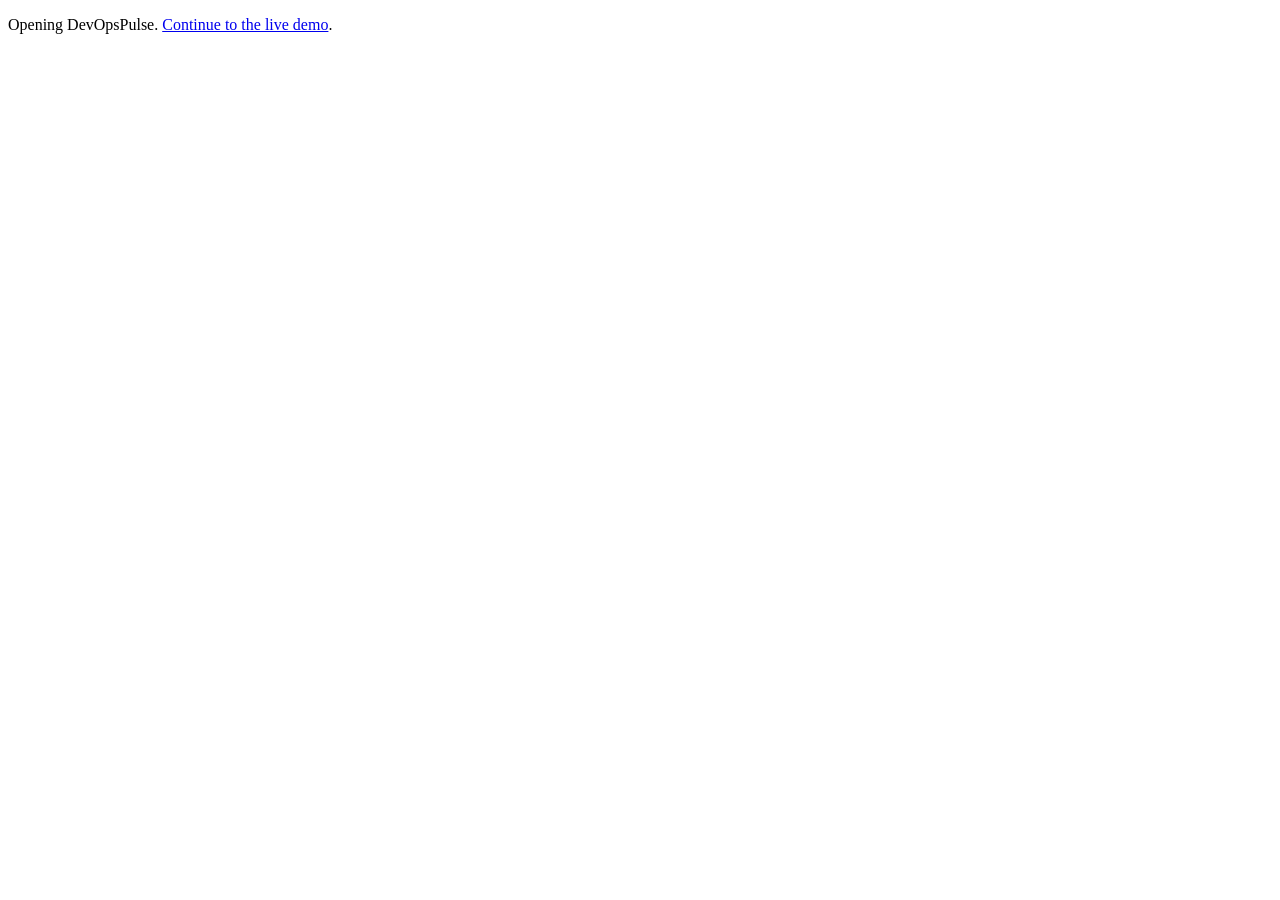
<file: go/devopspulse/index.html>
<!DOCTYPE html>
<html lang="en">
  <head>
    <meta charset="UTF-8" />
    <meta name="viewport" content="width=device-width, initial-scale=1.0" />
    <meta
      name="description"
      content="Open DevOpsPulse, a deployed uptime monitoring platform by Ashish Mishra."
    />
    <meta property="og:title" content="DevOpsPulse Uptime Monitor - Live Demo" />
    <meta
      property="og:description"
      content="Full-stack uptime monitoring with latency tracking, incident detection, alerts, public status pages, and scheduled checks."
    />
    <meta property="og:type" content="website" />
    <meta property="og:url" content="https://aashish-cs.github.io/go/devopspulse/" />
    <meta
      property="og:image"
      content="https://aashish-cs.github.io/assets/devopspulse-dashboard.png"
    />
    <title>DevOpsPulse Uptime Monitor - Live Demo</title>
    <script>
      setTimeout(function () {
        window.location.href = "https://devopspulse.vercel.app/";
      }, 1800);
    </script>
  </head>
  <body>
    <p>
      Opening DevOpsPulse.
      <a href="https://devopspulse.vercel.app/">Continue to the live demo</a>.
    </p>
  </body>
</html>
</file>
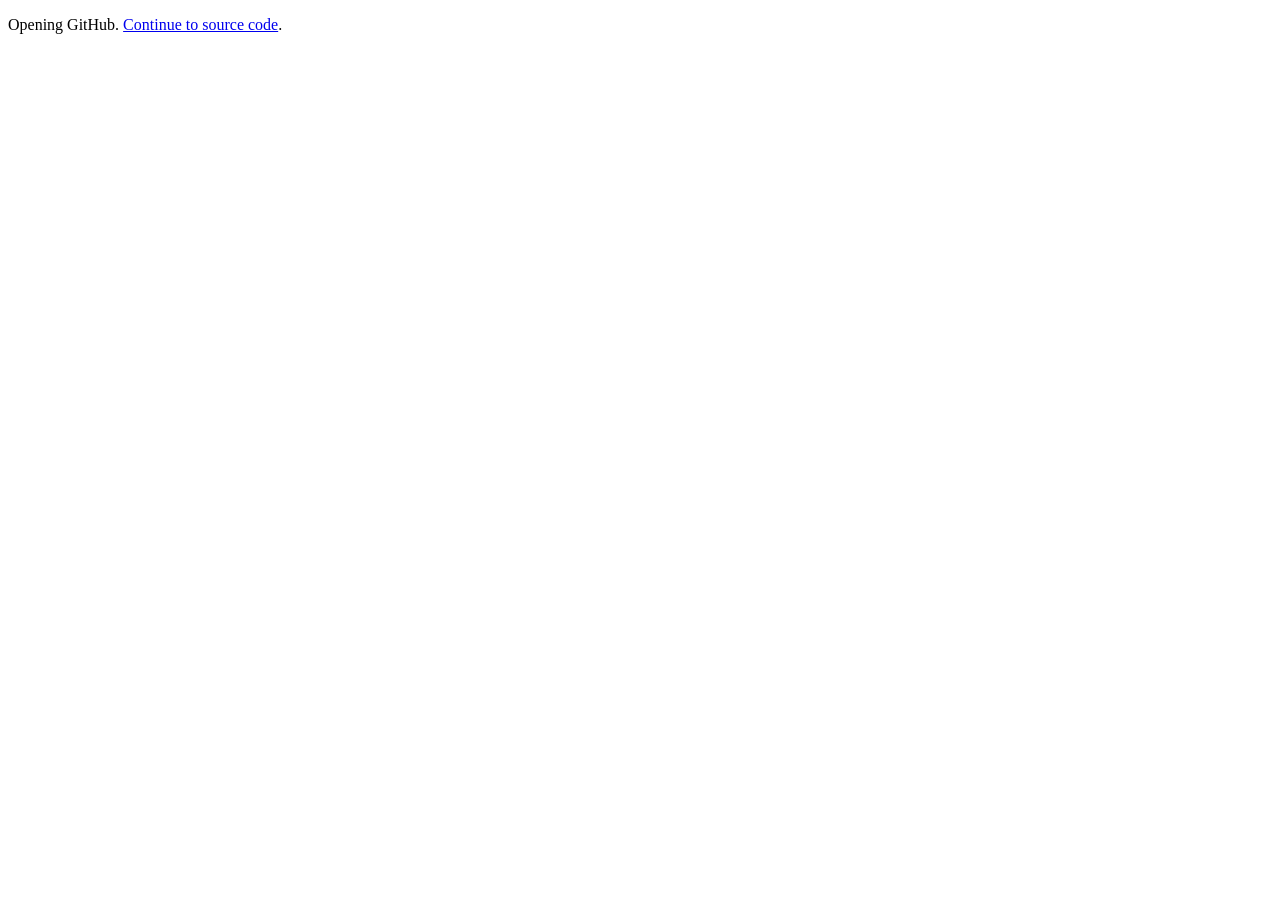
<file: go/github/index.html>
<!DOCTYPE html>
<html lang="en">
  <head>
    <meta charset="UTF-8" />
    <meta name="viewport" content="width=device-width, initial-scale=1.0" />
    <meta
      name="description"
      content="Open Ashish Mishra's GitHub profile and source code."
    />
    <meta property="og:title" content="GitHub - Source Code" />
    <meta
      property="og:description"
      content="Source code for full-stack, AI, DevOps, and software engineering projects using React, Node.js, TypeScript, Python, Java, and cloud tools."
    />
    <meta property="og:type" content="website" />
    <meta property="og:url" content="https://aashish-cs.github.io/go/github/" />
    <meta
      property="og:image"
      content="https://aashish-cs.github.io/assets/portfolio-desktop.png"
    />
    <title>GitHub - Source Code</title>
    <script>
      setTimeout(function () {
        window.location.href = "https://github.com/Aashish-cs";
      }, 1800);
    </script>
  </head>
  <body>
    <p>
      Opening GitHub.
      <a href="https://github.com/Aashish-cs">Continue to source code</a>.
    </p>
  </body>
</html>
</file>
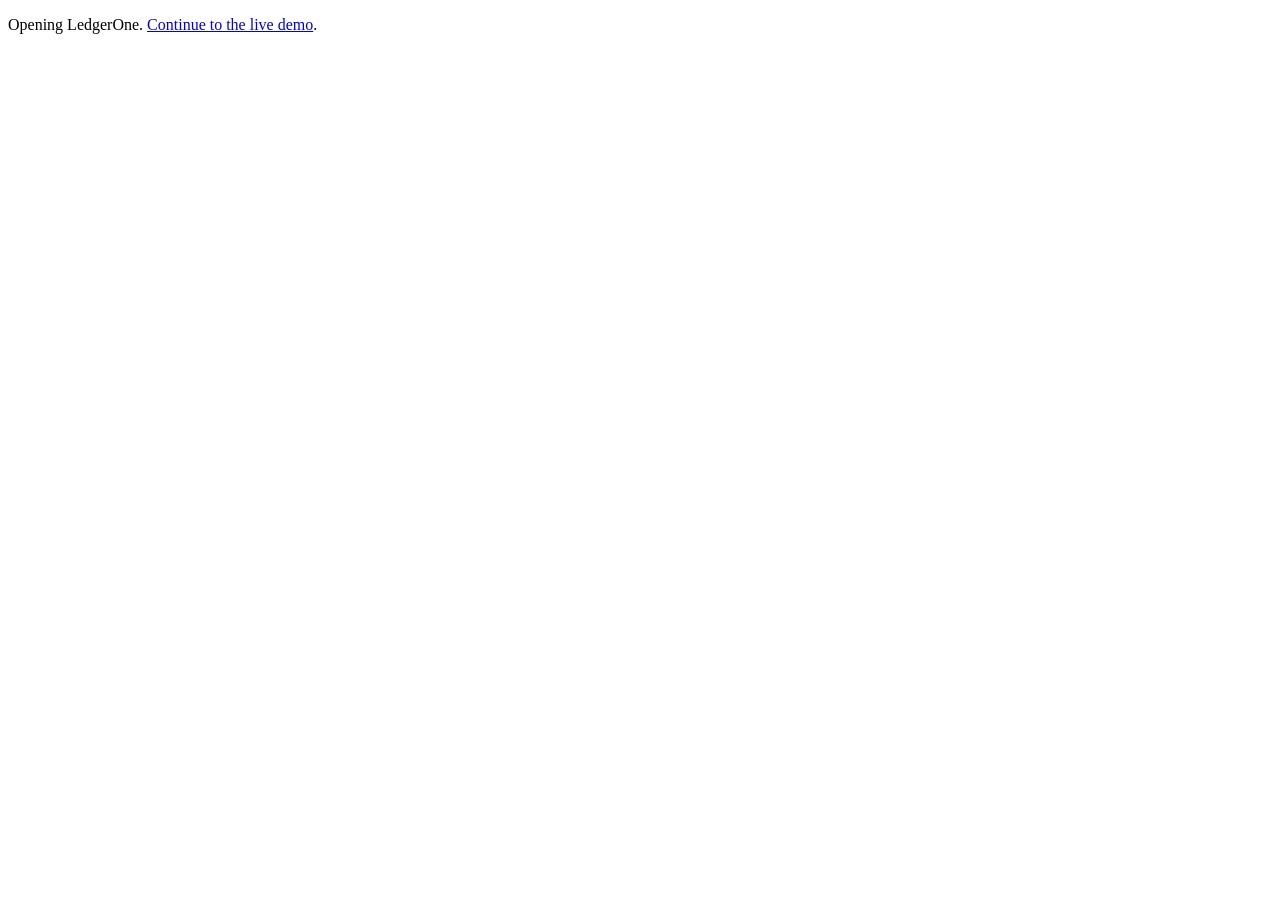
<file: go/ledgerone/index.html>
<!DOCTYPE html>
<html lang="en">
  <head>
    <meta charset="UTF-8" />
    <meta name="viewport" content="width=device-width, initial-scale=1.0" />
    <meta
      name="description"
      content="Open LedgerOne, an enterprise investment portfolio and order management platform by Ashish Mishra."
    />
    <meta property="og:title" content="LedgerOne Investment Platform - Live Demo" />
    <meta
      property="og:description"
      content="Spring Boot, PostgreSQL, and React platform with JWT auth, portfolio analytics, trading workflows, audit logs, and risk scoring."
    />
    <meta property="og:type" content="website" />
    <meta property="og:url" content="https://aashish-cs.github.io/go/ledgerone/" />
    <meta
      property="og:image"
      content="https://aashish-cs.github.io/assets/ledgerone-dashboard.png"
    />
    <title>LedgerOne Investment Platform - Live Demo</title>
    <script>
      setTimeout(function () {
        window.location.href = "https://ledger-one-mocha.vercel.app/";
      }, 1800);
    </script>
  </head>
  <body>
    <p>
      Opening LedgerOne.
      <a href="https://ledger-one-mocha.vercel.app/">Continue to the live demo</a>.
    </p>
  </body>
</html>
</file>
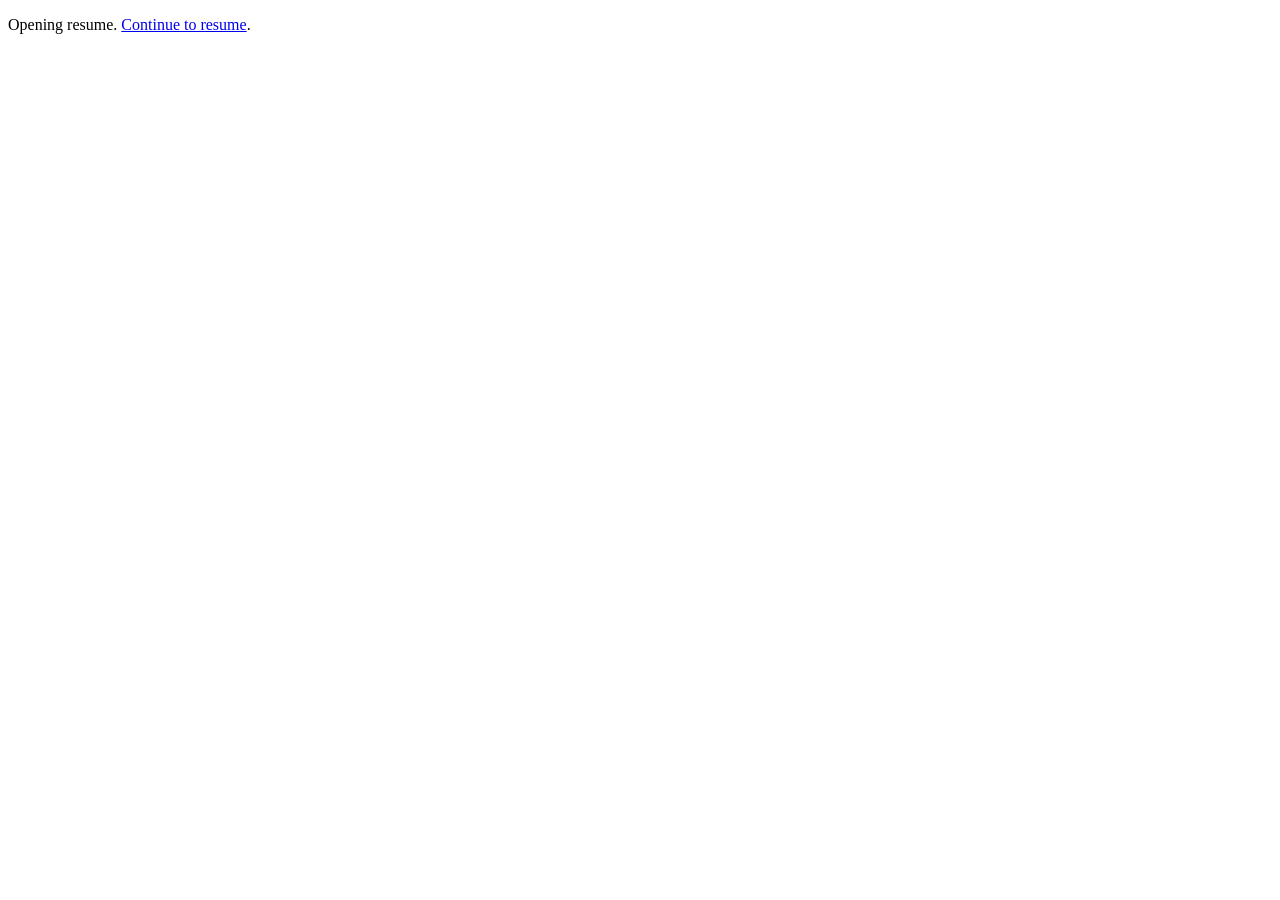
<file: go/resume/index.html>
<!DOCTYPE html>
<html lang="en">
  <head>
    <meta charset="UTF-8" />
    <meta name="viewport" content="width=device-width, initial-scale=1.0" />
    <meta
      name="description"
      content="Open Ashish Mishra's software engineering resume."
    />
    <meta property="og:title" content="Ashish Mishra - Resume" />
    <meta
      property="og:description"
      content="Software engineering resume with education, projects, technical skills, certifications, and contact information."
    />
    <meta property="og:type" content="website" />
    <meta property="og:url" content="https://aashish-cs.github.io/go/resume/" />
    <meta
      property="og:image"
      content="https://aashish-cs.github.io/assets/portfolio-desktop.png"
    />
    <title>Ashish Mishra - Resume</title>
    <script>
      setTimeout(function () {
        window.location.href = "https://aashish-cs.github.io/assets/Ashish_Mishra_Resume.pdf";
      }, 1800);
    </script>
  </head>
  <body>
    <p>
      Opening resume.
      <a href="https://aashish-cs.github.io/assets/Ashish_Mishra_Resume.pdf">Continue to resume</a>.
    </p>
  </body>
</html>
</file>
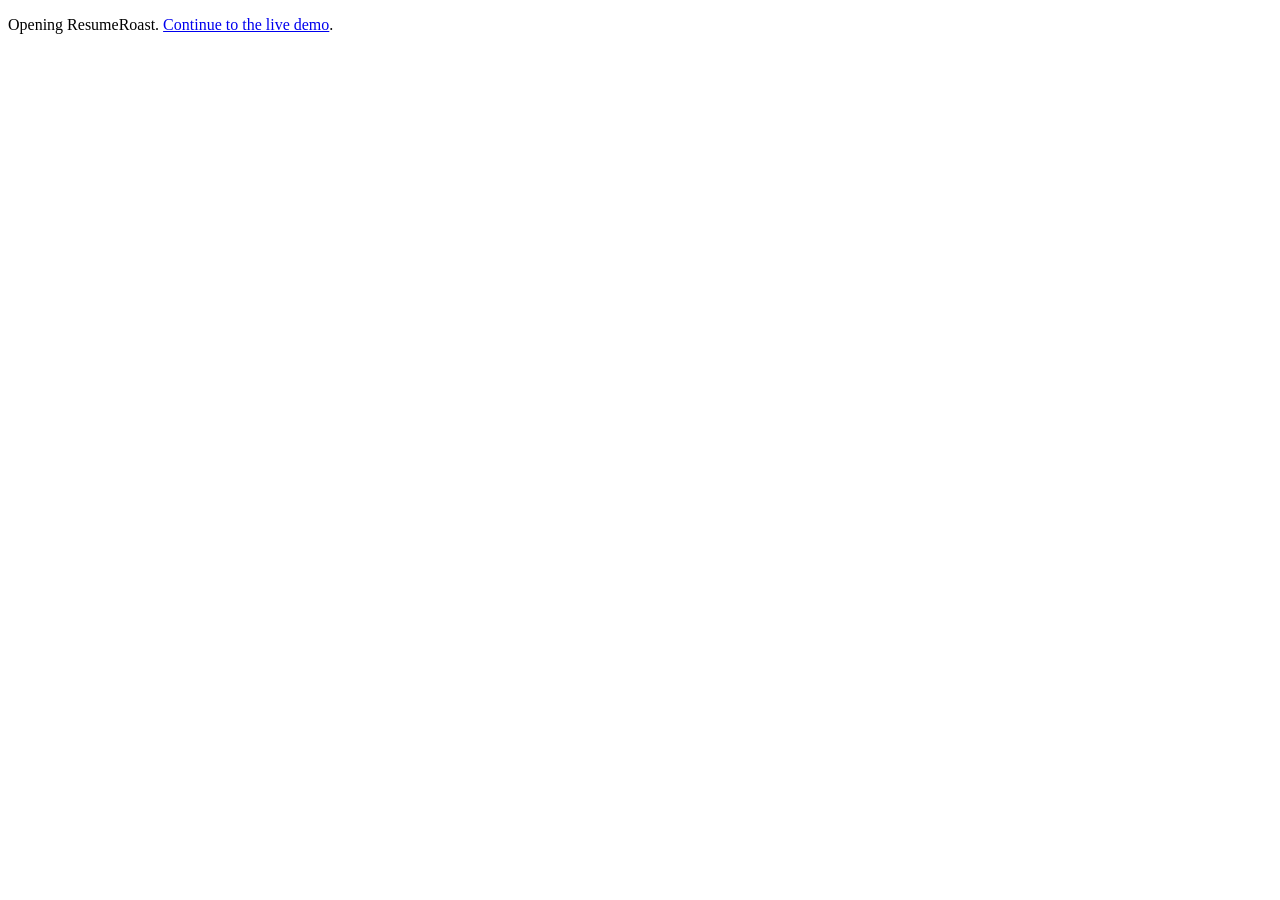
<file: go/resumeroast/index.html>
<!DOCTYPE html>
<html lang="en">
  <head>
    <meta charset="UTF-8" />
    <meta name="viewport" content="width=device-width, initial-scale=1.0" />
    <meta
      name="description"
      content="Open ResumeRoast, an AI-powered resume review SaaS by Ashish Mishra."
    />
    <meta property="og:title" content="ResumeRoast AI Resume Analyzer - Live Demo" />
    <meta
      property="og:description"
      content="AI resume review with PDF uploads, ATS-style scoring, Claude feedback, downloadable rewrites, MongoDB persistence, and Stripe subscriptions."
    />
    <meta property="og:type" content="website" />
    <meta property="og:url" content="https://aashish-cs.github.io/go/resumeroast/" />
    <meta
      property="og:image"
      content="https://aashish-cs.github.io/assets/resumeroast-results.png"
    />
    <title>ResumeRoast AI Resume Analyzer - Live Demo</title>
    <script>
      setTimeout(function () {
        window.location.href = "https://resume-roast-client.vercel.app/";
      }, 1800);
    </script>
  </head>
  <body>
    <p>
      Opening ResumeRoast.
      <a href="https://resume-roast-client.vercel.app/">Continue to the live demo</a>.
    </p>
  </body>
</html>
</file>
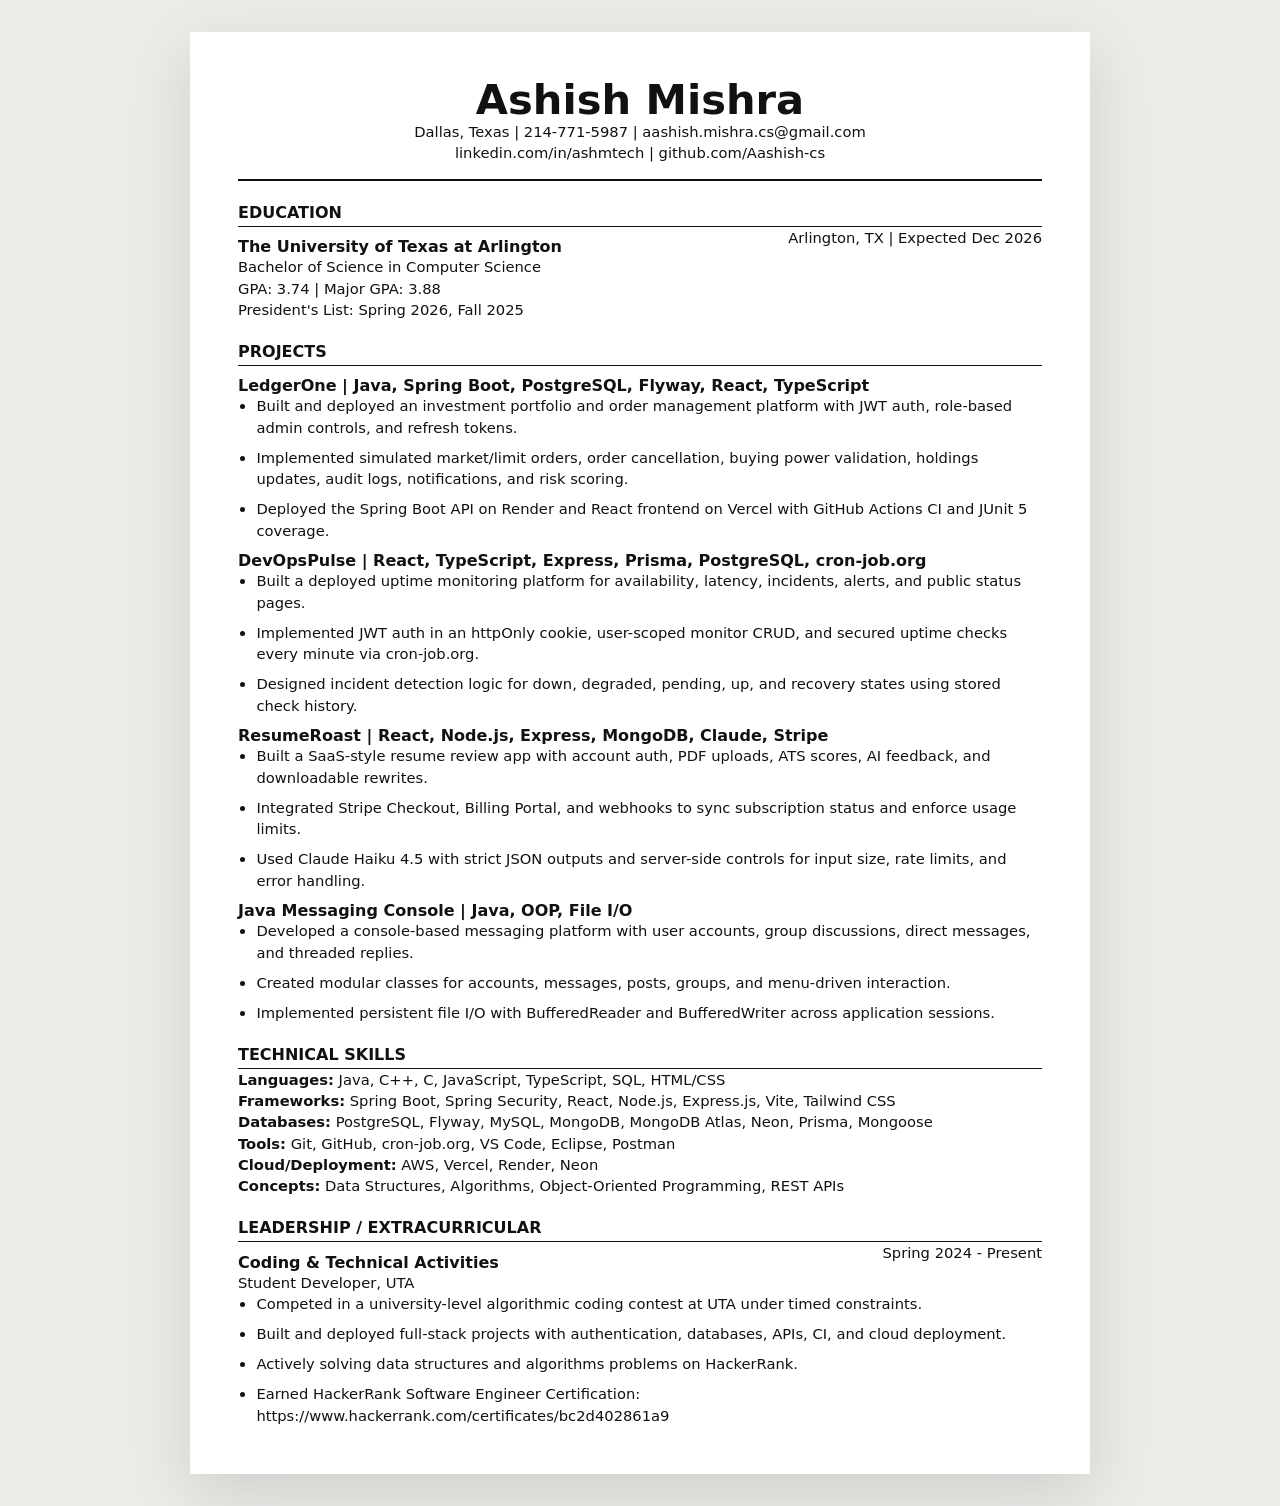
<file: resume.html>
<!DOCTYPE html>
<html lang="en">
  <head>
    <meta charset="UTF-8" />
    <meta name="viewport" content="width=device-width, initial-scale=1.0" />
    <title>Ashish Mishra | Resume</title>
    <link rel="stylesheet" href="styles.css" />
  </head>
  <body class="resume-page">
    <main class="resume-sheet">
      <header class="resume-header">
        <h1>Ashish Mishra</h1>
        <p>Dallas, Texas | 214-771-5987 | aashish.mishra.cs@gmail.com</p>
        <p>linkedin.com/in/ashmtech | github.com/Aashish-cs</p>
      </header>

      <section>
        <h2>Education</h2>
        <div class="resume-row">
          <div>
            <h3>The University of Texas at Arlington</h3>
            <p>Bachelor of Science in Computer Science</p>
          </div>
          <p>Arlington, TX | Expected Dec 2026</p>
        </div>
        <p>GPA: 3.74 | Major GPA: 3.88</p>
        <p>President's List: Spring 2026, Fall 2025</p>
      </section>

      <section>
        <h2>Projects</h2>
        <h3>LedgerOne | Java, Spring Boot, PostgreSQL, Flyway, React, TypeScript</h3>
        <ul>
          <li>Built and deployed an investment portfolio and order management platform with JWT auth, role-based admin controls, and refresh tokens.</li>
          <li>Implemented simulated market/limit orders, order cancellation, buying power validation, holdings updates, audit logs, notifications, and risk scoring.</li>
          <li>Deployed the Spring Boot API on Render and React frontend on Vercel with GitHub Actions CI and JUnit 5 coverage.</li>
        </ul>

        <h3>DevOpsPulse | React, TypeScript, Express, Prisma, PostgreSQL, cron-job.org</h3>
        <ul>
          <li>Built a deployed uptime monitoring platform for availability, latency, incidents, alerts, and public status pages.</li>
          <li>Implemented JWT auth in an httpOnly cookie, user-scoped monitor CRUD, and secured uptime checks every minute via cron-job.org.</li>
          <li>Designed incident detection logic for down, degraded, pending, up, and recovery states using stored check history.</li>
        </ul>

        <h3>ResumeRoast | React, Node.js, Express, MongoDB, Claude, Stripe</h3>
        <ul>
          <li>Built a SaaS-style resume review app with account auth, PDF uploads, ATS scores, AI feedback, and downloadable rewrites.</li>
          <li>Integrated Stripe Checkout, Billing Portal, and webhooks to sync subscription status and enforce usage limits.</li>
          <li>Used Claude Haiku 4.5 with strict JSON outputs and server-side controls for input size, rate limits, and error handling.</li>
        </ul>

        <h3>Java Messaging Console | Java, OOP, File I/O</h3>
        <ul>
          <li>Developed a console-based messaging platform with user accounts, group discussions, direct messages, and threaded replies.</li>
          <li>Created modular classes for accounts, messages, posts, groups, and menu-driven interaction.</li>
          <li>Implemented persistent file I/O with BufferedReader and BufferedWriter across application sessions.</li>
        </ul>
      </section>

      <section>
        <h2>Technical Skills</h2>
        <p><strong>Languages:</strong> Java, C++, C, JavaScript, TypeScript, SQL, HTML/CSS</p>
        <p><strong>Frameworks:</strong> Spring Boot, Spring Security, React, Node.js, Express.js, Vite, Tailwind CSS</p>
        <p><strong>Databases:</strong> PostgreSQL, Flyway, MySQL, MongoDB, MongoDB Atlas, Neon, Prisma, Mongoose</p>
        <p><strong>Tools:</strong> Git, GitHub, cron-job.org, VS Code, Eclipse, Postman</p>
        <p><strong>Cloud/Deployment:</strong> AWS, Vercel, Render, Neon</p>
        <p><strong>Concepts:</strong> Data Structures, Algorithms, Object-Oriented Programming, REST APIs</p>
      </section>

      <section>
        <h2>Leadership / Extracurricular</h2>
        <div class="resume-row">
          <div>
            <h3>Coding & Technical Activities</h3>
            <p>Student Developer, UTA</p>
          </div>
          <p>Spring 2024 - Present</p>
        </div>
        <ul>
          <li>Competed in a university-level algorithmic coding contest at UTA under timed constraints.</li>
          <li>Built and deployed full-stack projects with authentication, databases, APIs, CI, and cloud deployment.</li>
          <li>Actively solving data structures and algorithms problems on HackerRank.</li>
          <li>
            Earned HackerRank Software Engineer Certification:
            https://www.hackerrank.com/certificates/bc2d402861a9
          </li>
        </ul>
      </section>
    </main>
  </body>
</html>
</file>
<file: styles.css>
:root {
  color-scheme: light;
  --ink: #151515;
  --muted: #61615d;
  --paper: #f7f6f1;
  --white: #ffffff;
  --line: #d8d7d0;
  --forest: #163c33;
  --deep: #091f1b;
  --blue: #1d5fd0;
  --coral: #d95f43;
  --mint: #dce9df;
  --sky: #e5edfb;
  --gold: #f0c66d;
}

* {
  box-sizing: border-box;
}

html {
  overflow-x: hidden;
  scroll-behavior: smooth;
}

body {
  margin: 0;
  min-width: 320px;
  overflow-x: hidden;
  background: var(--paper);
  color: var(--ink);
  font-family: "DM Sans", ui-sans-serif, system-ui, -apple-system, BlinkMacSystemFont, "Segoe UI", sans-serif;
  letter-spacing: 0;
}

body.menu-open {
  overflow: hidden;
}

a {
  color: inherit;
  text-decoration: none;
}

img {
  display: block;
  max-width: 100%;
}

p,
h1,
h2,
h3 {
  margin: 0;
}

h1,
h2,
h3,
.brand {
  font-family: Manrope, ui-sans-serif, system-ui, sans-serif;
}

ul {
  margin: 0;
  padding-left: 1.15rem;
}

li + li {
  margin-top: 0.55rem;
}

.skip-link {
  position: fixed;
  top: 0.75rem;
  left: 0.75rem;
  z-index: 100;
  transform: translateY(-160%);
  background: var(--white);
  padding: 0.75rem 1rem;
  font-weight: 700;
}

.skip-link:focus {
  transform: translateY(0);
}

.site-header {
  position: absolute;
  top: 0;
  left: 50%;
  z-index: 20;
  display: grid;
  width: min(1180px, calc(100% - 40px));
  min-height: 80px;
  grid-template-columns: 1fr auto 1fr;
  align-items: center;
  transform: translateX(-50%);
  color: var(--white);
}

.brand {
  font-size: 1.02rem;
  font-weight: 800;
}

.nav-links {
  display: flex;
  gap: 1.5rem;
  align-items: center;
}

.nav-links a,
.header-resume {
  position: relative;
  font-size: 0.88rem;
  font-weight: 700;
}

.nav-links a::after {
  position: absolute;
  right: 0;
  bottom: -0.35rem;
  left: 0;
  height: 1px;
  transform: scaleX(0);
  background: currentColor;
  content: "";
  transition: transform 160ms ease;
}

.nav-links a:hover::after,
.nav-links a.is-active::after {
  transform: scaleX(1);
}

.header-resume {
  justify-self: end;
  border: 1px solid rgba(255, 255, 255, 0.65);
  padding: 0.62rem 0.8rem;
  transition: background 180ms ease, border-color 180ms ease, color 180ms ease, transform 180ms ease;
}

.header-resume:hover {
  transform: translateY(-2px);
  background: rgba(255, 255, 255, 0.12);
  border-color: var(--white);
}

.hero {
  position: relative;
  display: flex;
  min-height: 78vh;
  align-items: flex-end;
  overflow: hidden;
  background-color: var(--forest);
  color: var(--white);
}

.hero-overlay {
  position: absolute;
  inset: 0;
  z-index: 0;
  background:
    radial-gradient(circle at 78% 42%, rgba(240, 198, 109, 0.14), transparent 20rem),
    linear-gradient(90deg, rgba(7, 22, 19, 0.98) 0%, rgba(7, 22, 19, 0.92) 58%, rgba(7, 22, 19, 0.78) 100%);
}

.hero-content {
  position: relative;
  z-index: 2;
  width: min(1180px, calc(100% - 40px));
  margin: 0 auto;
  padding: 8rem 0 5.25rem;
}

.hero-welcome {
  position: absolute;
  top: clamp(6.5rem, 17vh, 11rem);
  left: max(20px, calc((100vw - 1180px) / 2));
  z-index: 3;
  display: inline-flex;
  min-height: 1.7rem;
  align-items: center;
  gap: 0.38rem;
  margin: 0;
  color: #f0c66d;
  font-family: Manrope, ui-sans-serif, system-ui, sans-serif;
  font-size: clamp(0.78rem, 1vw, 0.95rem);
  font-weight: 800;
  letter-spacing: 0.1em;
  line-height: 1.2;
  text-shadow: 0 0 24px rgba(240, 198, 109, 0.34);
  text-transform: uppercase;
}

.typewriter-text {
  display: inline-flex;
  min-width: min(23ch, calc(100vw - 40px));
  flex-wrap: wrap;
}

.typing-char {
  display: inline-block;
  animation: letter-rise 360ms cubic-bezier(0.2, 0.8, 0.22, 1) both;
}

.typing-char.is-space {
  width: 0.36em;
}

.typewriter-cursor {
  width: 2px;
  height: 1.05em;
  background: var(--gold);
  box-shadow: 0 0 16px rgba(240, 198, 109, 0.78);
  animation: cursor-blink 820ms steps(1) infinite;
}

@keyframes letter-rise {
  0% {
    opacity: 0;
    transform: translateY(0.55em) rotateX(72deg);
  }

  70% {
    opacity: 1;
    transform: translateY(-0.08em) rotateX(0deg);
  }

  100% {
    opacity: 1;
    transform: translateY(0) rotateX(0deg);
  }
}

@keyframes cursor-blink {
  50% {
    opacity: 0;
  }
}

.hero-portrait {
  position: absolute;
  right: max(20px, calc((100vw - 1180px) / 2));
  bottom: 0;
  z-index: 1;
  width: min(31vw, 420px);
  min-width: 310px;
  margin: 0;
}

.hero-portrait::before {
  position: absolute;
  inset: -7% -7% 0;
  z-index: -1;
  border: 1px solid rgba(255, 255, 255, 0.2);
  background: rgba(255, 255, 255, 0.06);
  content: "";
}

.hero-portrait img {
  width: 100%;
  aspect-ratio: 1;
  object-fit: cover;
  object-position: center;
  filter: contrast(1.04) saturate(1.02);
}

.eyebrow,
.section-label,
.project-meta,
.year {
  font-size: 0.76rem;
  font-weight: 700;
  letter-spacing: 0.12em;
  text-transform: uppercase;
}

.eyebrow {
  color: #d8ebe3;
}

.eyebrow.dark {
  color: var(--forest);
}

h1 {
  max-width: 640px;
  margin-top: 0.85rem;
  font-size: clamp(3.5rem, 6.4vw, 5rem);
  line-height: 0.98;
  font-weight: 800;
}

.hero-lede {
  max-width: 620px;
  margin-top: 1.15rem;
  color: rgba(255, 255, 255, 0.9);
  font-size: clamp(1.08rem, 1.7vw, 1.35rem);
  line-height: 1.55;
}

.hero-actions,
.hero-links,
.project-links,
.contact-links {
  display: flex;
  flex-wrap: wrap;
  align-items: center;
}

.hero-actions {
  gap: 0.75rem;
  margin-top: 1.8rem;
}

.button {
  display: inline-flex;
  min-height: 46px;
  align-items: center;
  justify-content: center;
  border: 1px solid transparent;
  padding: 0.72rem 1rem;
  font-weight: 700;
  transition: background 180ms ease, color 180ms ease, border-color 180ms ease, box-shadow 180ms ease, transform 180ms ease;
}

.button-primary {
  background: var(--white);
  color: var(--forest);
}

.button-primary:hover {
  background: var(--mint);
  box-shadow: 0 16px 34px rgba(7, 22, 19, 0.2);
  transform: translateY(-2px);
}

.button-secondary {
  border-color: rgba(255, 255, 255, 0.65);
  color: var(--white);
}

.button-secondary:hover {
  background: rgba(255, 255, 255, 0.12);
  border-color: var(--white);
  transform: translateY(-2px);
}

.hero-links {
  gap: 1.25rem;
  margin-top: 2.1rem;
}

.hero-links a {
  border-bottom: 1px solid rgba(255, 255, 255, 0.5);
  padding-bottom: 0.18rem;
  font-size: 0.92rem;
  font-weight: 700;
}

.section {
  width: min(1180px, calc(100% - 40px));
  margin: 0 auto;
  padding: 7rem 0;
}

.section-label {
  color: var(--coral);
}

.intro {
  display: grid;
  grid-template-columns: 190px minmax(0, 1fr);
  gap: 2rem;
}

.intro-copy {
  max-width: 890px;
}

.intro-copy h2,
.skills-heading h2,
.section-header h2,
.contact h2 {
  max-width: 820px;
  font-size: clamp(2rem, 4vw, 3.5rem);
  line-height: 1.08;
  font-weight: 800;
}

.lead {
  max-width: 850px;
  margin-top: 1.7rem;
  color: var(--ink);
  font-size: clamp(1.12rem, 1.7vw, 1.4rem);
  line-height: 1.65;
}

.intro-columns {
  display: grid;
  grid-template-columns: repeat(2, minmax(0, 1fr));
  gap: 2.5rem;
  margin-top: 2rem;
}

.intro-columns p,
.project-details p,
.contact-panel p,
.awards-band p,
.education-card p,
.timeline li,
.feature-list li {
  color: var(--muted);
  font-size: 1rem;
  line-height: 1.68;
}

.skills-band {
  display: grid;
  grid-template-columns: 0.7fr 1.3fr;
  gap: 4rem;
  background: var(--mint);
  padding: 5.5rem max(20px, calc((100vw - 1180px) / 2));
}

.skills-heading {
  display: block;
}

.skills-heading h2 {
  margin-top: 0.7rem;
}

.awards-inner h2 {
  max-width: 610px;
  font-size: clamp(2rem, 3.8vw, 3.1rem);
  line-height: 1.05;
  font-weight: 800;
}

.skills-groups {
  display: grid;
  grid-template-columns: repeat(2, minmax(0, 1fr));
  gap: 1.2rem;
}

.skill-group {
  min-width: 0;
  border-top: 1px solid rgba(22, 60, 51, 0.25);
  padding-top: 1.1rem;
}

.skill-grid {
  display: grid;
  grid-template-columns: repeat(2, minmax(0, 1fr));
  gap: 0.75rem;
  margin-top: 1rem;
}

.skill-pill {
  --spotlight-x: 50%;
  --spotlight-y: 50%;
  position: relative;
  display: flex;
  min-height: 54px;
  align-items: center;
  gap: 0.65rem;
  border: 1px solid rgba(22, 60, 51, 0.18);
  border-radius: 8px;
  background: rgba(255, 255, 255, 0.58);
  padding: 0.72rem 0.8rem;
  color: var(--deep);
  font-size: 0.94rem;
  font-weight: 800;
  line-height: 1.15;
  box-shadow: 0 10px 24px rgba(22, 60, 51, 0.08);
  isolation: isolate;
  overflow: hidden;
  transition: background 180ms ease, border-color 180ms ease, box-shadow 180ms ease, transform 180ms ease;
}

.skill-pill::before,
.project-row::before,
.education-card::before,
.award-list article::before,
.contact-panel::before {
  position: absolute;
  inset: 0;
  z-index: 0;
  background: radial-gradient(
    circle at var(--spotlight-x, 50%) var(--spotlight-y, 50%),
    rgba(29, 95, 208, 0.16),
    rgba(240, 198, 109, 0.09) 30%,
    transparent 58%
  );
  content: "";
  opacity: 0;
  pointer-events: none;
  transition: opacity 180ms ease;
}

.skill-pill:hover,
.skill-pill:focus-within {
  border-color: rgba(29, 95, 208, 0.4);
  background: rgba(255, 255, 255, 0.9);
  box-shadow: 0 18px 40px rgba(22, 60, 51, 0.16);
  transform: translateY(-3px) scale(1.015);
}

.skill-pill:hover::before,
.skill-pill:focus-within::before,
.project-row:hover::before,
.project-row:focus-within::before,
.education-card:hover::before,
.education-card:focus-within::before,
.award-list article:hover::before,
.award-list article:focus-within::before,
.contact-panel:hover::before,
.contact-panel:focus-within::before {
  opacity: 1;
}

.skill-pill img {
  width: 24px;
  height: 24px;
  flex: 0 0 24px;
  object-fit: contain;
}

.skill-mark {
  display: inline-flex;
  width: 28px;
  height: 28px;
  flex: 0 0 28px;
  align-items: center;
  justify-content: center;
  border-radius: 7px;
  background: var(--forest);
  color: var(--white);
  font-size: 0.64rem;
  font-weight: 900;
  letter-spacing: 0.02em;
}

.award-list {
  display: grid;
  grid-template-columns: repeat(3, minmax(0, 1fr));
  gap: 1px;
  background: var(--line);
  border: 1px solid var(--line);
}

.award-list article {
  --spotlight-x: 50%;
  --spotlight-y: 50%;
  position: relative;
  min-height: 170px;
  background: var(--white);
  padding: 1.35rem;
  isolation: isolate;
  overflow: hidden;
  transition: box-shadow 180ms ease, transform 180ms ease;
}

.award-list article:hover,
.award-list article:focus-within {
  box-shadow: 0 18px 40px rgba(21, 21, 21, 0.1);
  transform: translateY(-2px);
}

.skill-group h3,
.award-list h3,
.project-details h3,
.timeline-item h3,
.education-card h3 {
  font-size: 1.25rem;
  line-height: 1.2;
  font-weight: 800;
}

.skill-group h3 {
  font-size: 1rem;
}

.award-list p {
  margin-top: 0.5rem;
  line-height: 1.55;
}

.award-list p {
  color: var(--muted);
}

.section-header {
  display: flex;
  align-items: flex-end;
  justify-content: space-between;
  gap: 2rem;
  margin-bottom: 3rem;
}

.text-link,
.project-links a,
.award-link,
.contact-links a,
.site-footer a {
  font-weight: 800;
  color: var(--blue);
}

.text-link {
  display: inline-flex;
  flex: 0 0 auto;
  border-bottom: 1px solid currentColor;
  padding-bottom: 0.15rem;
}

.project-list {
  border-top: 1px solid var(--line);
}

.project-row {
  --spotlight-x: 50%;
  --spotlight-y: 50%;
  position: relative;
  display: grid;
  grid-template-columns: minmax(260px, 0.82fr) minmax(0, 1.18fr);
  gap: clamp(1.5rem, 4vw, 4rem);
  border-bottom: 1px solid var(--line);
  padding: 2.5rem 0;
  isolation: isolate;
  transition: border-color 180ms ease, transform 180ms ease;
}

.project-row:hover,
.project-row:focus-within {
  border-color: rgba(29, 95, 208, 0.3);
  transform: translateY(-2px);
}

.project-row > * {
  position: relative;
  z-index: 1;
}

.skill-pill > *,
.education-card > *,
.award-list article > *,
.contact-panel > * {
  position: relative;
  z-index: 1;
}

.project-image {
  position: relative;
  display: block;
  overflow: hidden;
  min-height: 250px;
  border: 1px solid var(--line);
  background: var(--white);
  box-shadow: 0 14px 34px rgba(21, 21, 21, 0.08);
  transition: border-color 180ms ease, box-shadow 180ms ease, transform 180ms ease;
}

.project-image::after {
  position: absolute;
  right: 0.8rem;
  bottom: 0.8rem;
  display: grid;
  width: 36px;
  height: 36px;
  place-items: center;
  background: var(--white);
  color: var(--ink);
  content: "\2197";
  font-weight: 700;
}

.project-image img {
  width: 100%;
  height: 100%;
  min-height: 250px;
  object-fit: cover;
  object-position: left top;
  transition: filter 220ms ease, transform 260ms ease;
}

.project-image:hover,
.project-row:hover .project-image,
.project-image:focus-visible {
  border-color: rgba(29, 95, 208, 0.44);
  box-shadow: 0 22px 56px rgba(21, 21, 21, 0.14);
  transform: translateY(-2px);
}

.project-image:hover img,
.project-row:hover .project-image img,
.project-image:focus-visible img {
  filter: contrast(1.04) saturate(1.04);
  transform: scale(1.045);
}

.project-details {
  display: flex;
  min-width: 0;
  flex-direction: column;
  justify-content: center;
}

.project-meta {
  display: flex;
  gap: 1rem;
  justify-content: space-between;
  color: var(--coral);
}

.project-details h3 {
  margin-top: 0.8rem;
  font-size: clamp(1.65rem, 3vw, 2.45rem);
  line-height: 1.1;
}

.project-details p {
  margin-top: 0.9rem;
}

.feature-list {
  margin-top: 1rem;
}

.stack {
  color: var(--forest) !important;
  font-size: 0.9rem;
  font-weight: 700;
}

.project-links {
  gap: 1rem;
  margin-top: 1.2rem;
}

.project-links a {
  display: inline-flex;
  border-bottom: 1px solid currentColor;
  padding-bottom: 0.15rem;
  transition: color 180ms ease, transform 180ms ease;
}

.text-link,
.award-link,
.contact-links a,
.site-footer a {
  transition: color 180ms ease, transform 180ms ease;
}

.project-links a:hover,
.text-link:hover,
.award-link:hover,
.contact-links a:hover,
.site-footer a:hover {
  color: var(--coral);
  transform: translateY(-1px);
}

.award-link {
  display: inline-flex;
  margin-top: 1rem;
  border-bottom: 1px solid currentColor;
  padding-bottom: 0.15rem;
}

.experience {
  padding-top: 3.5rem;
}

.timeline {
  display: grid;
  border-top: 1px solid var(--line);
}

.timeline-item {
  display: grid;
  grid-template-columns: 310px minmax(0, 1fr);
  gap: 2rem;
  border-bottom: 1px solid var(--line);
  padding: 2rem 0;
}

.year {
  color: var(--coral);
}

.organization {
  margin-top: 0.5rem;
  color: var(--muted);
  font-weight: 700;
}

.education {
  padding-top: 3.5rem;
}

.education-grid {
  display: grid;
  grid-template-columns: minmax(0, 1.4fr) minmax(280px, 0.6fr);
  gap: 1px;
  background: var(--line);
  border: 1px solid var(--line);
}

.education-card {
  --spotlight-x: 50%;
  --spotlight-y: 50%;
  position: relative;
  min-height: 220px;
  background: var(--white);
  padding: 1.6rem;
  isolation: isolate;
  overflow: hidden;
  transition: box-shadow 180ms ease, transform 180ms ease;
}

.education-card:hover,
.education-card:focus-within {
  box-shadow: 0 18px 40px rgba(21, 21, 21, 0.1);
  transform: translateY(-2px);
}

.education-card.accent {
  background: var(--sky);
}

.education-card h3 {
  margin-top: 1rem;
  font-size: clamp(1.5rem, 2.3vw, 2.1rem);
}

.education-card p {
  margin-top: 0.75rem;
}

.stats {
  display: flex;
  flex-wrap: wrap;
  gap: 0.75rem;
  margin-top: 1.4rem;
}

.stats span,
.coursework span {
  border: 1px solid var(--line);
  background: var(--paper);
  padding: 0.55rem 0.7rem;
  font-size: 0.9rem;
  font-weight: 800;
}

.coursework {
  display: flex;
  flex-wrap: wrap;
  gap: 0.7rem;
  margin-top: 1.4rem;
}

.awards-band {
  background: var(--mint);
  border-top: 1px solid #bdd4c6;
  border-bottom: 1px solid #bdd4c6;
  padding: 5.5rem max(20px, calc((100vw - 1180px) / 2));
}

.awards-inner {
  display: grid;
  grid-template-columns: minmax(280px, 0.62fr) minmax(0, 1fr);
  gap: 3rem;
  align-items: start;
}

.award-list {
  grid-template-columns: 1fr;
}

.award-list article {
  min-height: 130px;
}

.contact {
  display: grid;
  width: 100%;
  max-width: none;
  grid-template-columns: minmax(0, 0.95fr) minmax(360px, 0.72fr);
  gap: 3rem;
  align-items: start;
  margin: 0;
  background: var(--forest);
  color: var(--white);
  padding: 6rem max(20px, calc((100vw - 1180px) / 2));
}

.contact-panel {
  --spotlight-x: 50%;
  --spotlight-y: 50%;
  position: relative;
  border-top: 1px solid rgba(255, 255, 255, 0.3);
  padding-top: 1.2rem;
  isolation: isolate;
}

.contact-panel::before {
  background: radial-gradient(
    circle at var(--spotlight-x, 50%) var(--spotlight-y, 50%),
    rgba(255, 255, 255, 0.16),
    rgba(240, 198, 109, 0.1) 32%,
    transparent 60%
  );
}

.contact-panel p {
  color: rgba(255, 255, 255, 0.72);
}

.contact-links {
  gap: 0.9rem 1.15rem;
  margin-top: 1.5rem;
}

.contact-links a {
  border-bottom: 1px solid currentColor;
  color: var(--white);
  padding-bottom: 0.15rem;
}

.site-footer {
  display: flex;
  width: min(1180px, calc(100% - 40px));
  margin: 0 auto;
  justify-content: space-between;
  border-top: 1px solid var(--line);
  padding: 2rem 0;
  color: var(--muted);
  font-size: 0.95rem;
}

.resume-page {
  background: #e9ece7;
  padding: 2rem;
}

.resume-sheet {
  width: min(900px, 100%);
  margin: 0 auto;
  background: var(--white);
  padding: 3rem;
  color: #111111;
  box-shadow: 0 20px 60px rgba(0, 0, 0, 0.12);
}

.resume-header {
  border-bottom: 2px solid #111111;
  padding-bottom: 1rem;
  text-align: center;
}

.resume-header h1 {
  max-width: none;
  margin: 0;
  color: #111111;
  font-size: 2.6rem;
}

.resume-page section {
  margin-top: 1.35rem;
}

.resume-page h2 {
  border-bottom: 1px solid #111111;
  padding-bottom: 0.25rem;
  font-size: 1rem;
  text-transform: uppercase;
}

.resume-page h3 {
  margin-top: 0.65rem;
  font-size: 1rem;
}

.resume-page p,
.resume-page li {
  font-size: 0.92rem;
  line-height: 1.45;
}

.resume-row {
  display: flex;
  justify-content: space-between;
  gap: 1rem;
}

@media print {
  .resume-page {
    background: var(--white);
    padding: 0;
  }

  .resume-sheet {
    width: 100%;
    box-shadow: none;
    padding: 0.35in;
  }
}

@media (prefers-reduced-motion: reduce) {
  *,
  *::before,
  *::after {
    scroll-behavior: auto !important;
    transition-duration: 0.01ms !important;
    animation-duration: 0.01ms !important;
    animation-iteration-count: 1 !important;
  }

  .skill-pill:hover,
  .project-row:hover,
  .project-image:hover,
  .project-row:hover .project-image,
  .education-card:hover,
  .award-list article:hover,
  .header-resume:hover,
  .button-primary:hover,
  .button-secondary:hover {
    transform: none;
  }

  .project-image:hover img,
  .project-row:hover .project-image img {
    transform: none;
  }
}

@media (max-width: 980px) {
  .intro,
  .skills-band,
  .project-row,
  .timeline-item,
  .education-grid,
  .awards-inner,
  .contact {
    grid-template-columns: 1fr;
  }

  .intro,
  .skills-band,
  .education-grid,
  .awards-inner,
  .contact {
    gap: 2rem;
  }

  .skills-groups {
    grid-template-columns: repeat(2, minmax(0, 1fr));
  }

  .section-header {
    align-items: flex-start;
    flex-direction: column;
  }
}

@media (max-width: 860px) {
  .site-header {
    grid-template-columns: 1fr auto;
  }

  .nav-links {
    display: none;
  }

  .hero {
    min-height: 82vh;
  }

  .hero-overlay {
    background: linear-gradient(180deg, rgba(7, 22, 19, 0.94), rgba(7, 22, 19, 0.82));
  }

  .hero-portrait {
    right: -24px;
    width: 300px;
    min-width: 300px;
    opacity: 0.24;
  }

  .hero-portrait::before {
    display: none;
  }

  .project-image,
  .project-image img {
    min-height: 220px;
  }
}

@media (max-width: 640px) {
  .site-header,
  .hero-content,
  .section,
  .site-footer {
    width: min(100% - 28px, 1180px);
  }

  .site-header {
    min-height: 68px;
    grid-template-columns: 1fr auto;
  }

  .hero {
    min-height: 88vh;
  }

  .hero-content {
    padding-bottom: 3.5rem;
  }

  .hero-welcome {
    top: 7.6rem;
    left: 14px;
    max-width: 100%;
    font-size: 0.74rem;
  }

  .hero-portrait {
    display: none;
  }

  .hero-lede {
    max-width: 330px;
  }

  h1 {
    font-size: clamp(3rem, 16vw, 4.3rem);
  }

  .hero-actions,
  .contact-links {
    align-items: stretch;
    flex-direction: column;
  }

  .hero-actions .button {
    width: 100%;
  }

  .section {
    padding: 5rem 0;
  }

  .skills-band,
  .awards-band,
  .contact {
    padding: 4.5rem 16px;
  }

  .intro-columns,
  .skills-groups,
  .skill-grid {
    grid-template-columns: 1fr;
  }

  .project-image,
  .project-image img {
    min-height: 180px;
  }

  .project-row {
    gap: 1.4rem;
  }

  .project-meta {
    flex-direction: column;
    gap: 0.35rem;
  }

  .contact-panel,
  .education-card,
  .award-list article {
    padding: 1.15rem;
  }

  .resume-page {
    padding: 0;
  }

  .resume-sheet {
    padding: 1.25rem;
  }

  .resume-row {
    flex-direction: column;
    gap: 0.3rem;
  }
}
</file>
